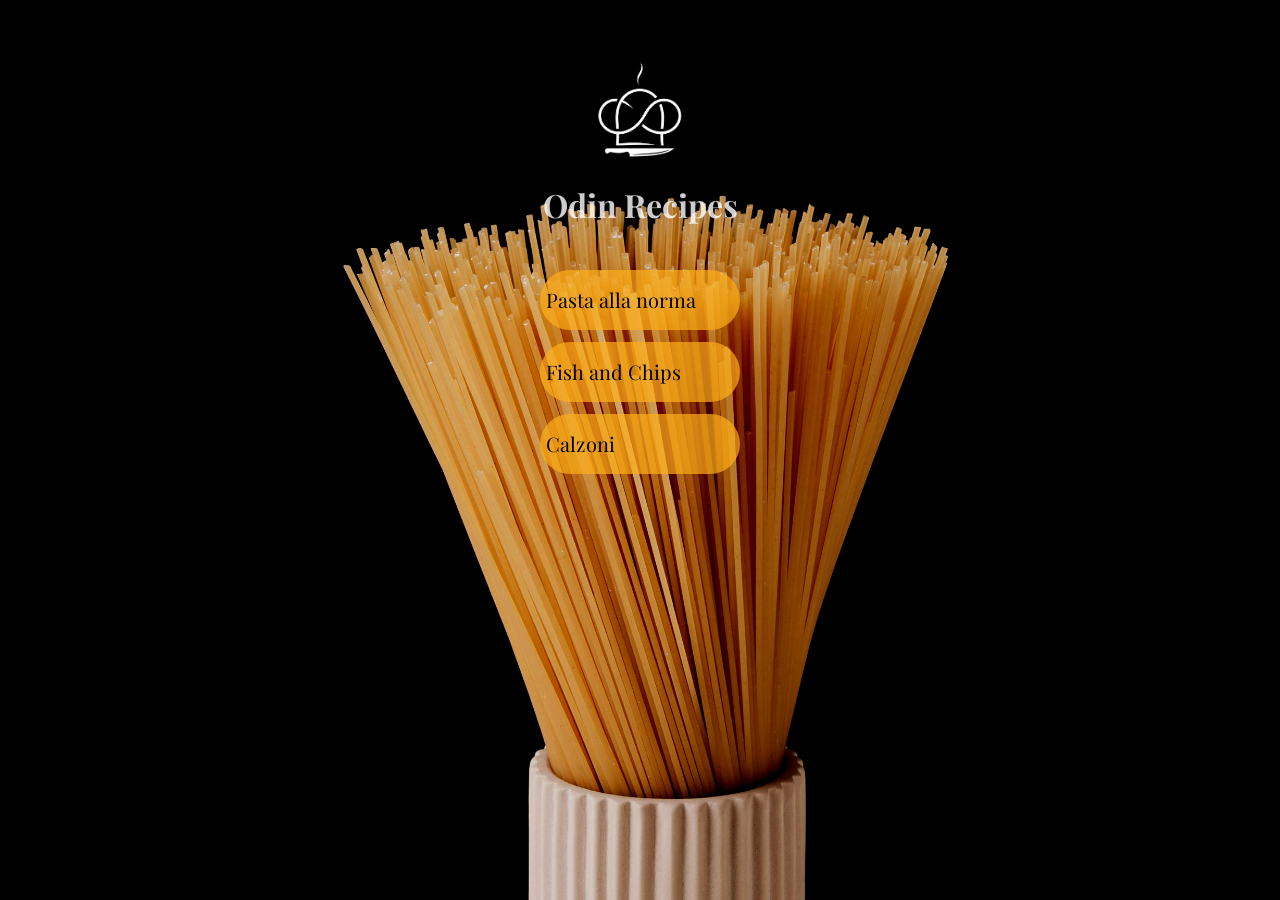
<file: index.html>
<!DOCTYPE html>
<html lang="eng">
    <head>
        <meta charset="UTF-8">
        <meta name="viewport" content="width=device-width, initial-scale=1.0">
        <meta name="description" content="The Odin Recipes could change our life forever. Choose your denstiny">
        <title>Recipes</title>
        <link rel="icon" href="./images/logo.png">
        <link rel="stylesheet" href="./styles/styles.css">
        <link rel="preconnect" href="https://fonts.googleapis.com">
        <link rel="preconnect" href="https://fonts.gstatic.com" crossorigin>
        <link href="https://fonts.googleapis.com/css2?family=Playfair+Display:ital,wght@0,400..900;1,400..900&display=swap" rel="stylesheet">
    </head>
    <body>
        <main>
            <img src="./images/logo.png">
            <h1>Odin Recipes</h1>
            <ul>
                <li><a href="pages/pasta_alla_norma.html"><button class="main-buttons">Pasta alla norma</button></a></li>               
                <li><a href="pages/Fish-and-chips.html"><button class="main-buttons">Fish and Chips</button></a></li>
                <li><a href="pages/Calzoni.html"><button class="main-buttons">Calzoni</button></a></li>
            </ul>
        </main>
    </body>
</html>
</file>
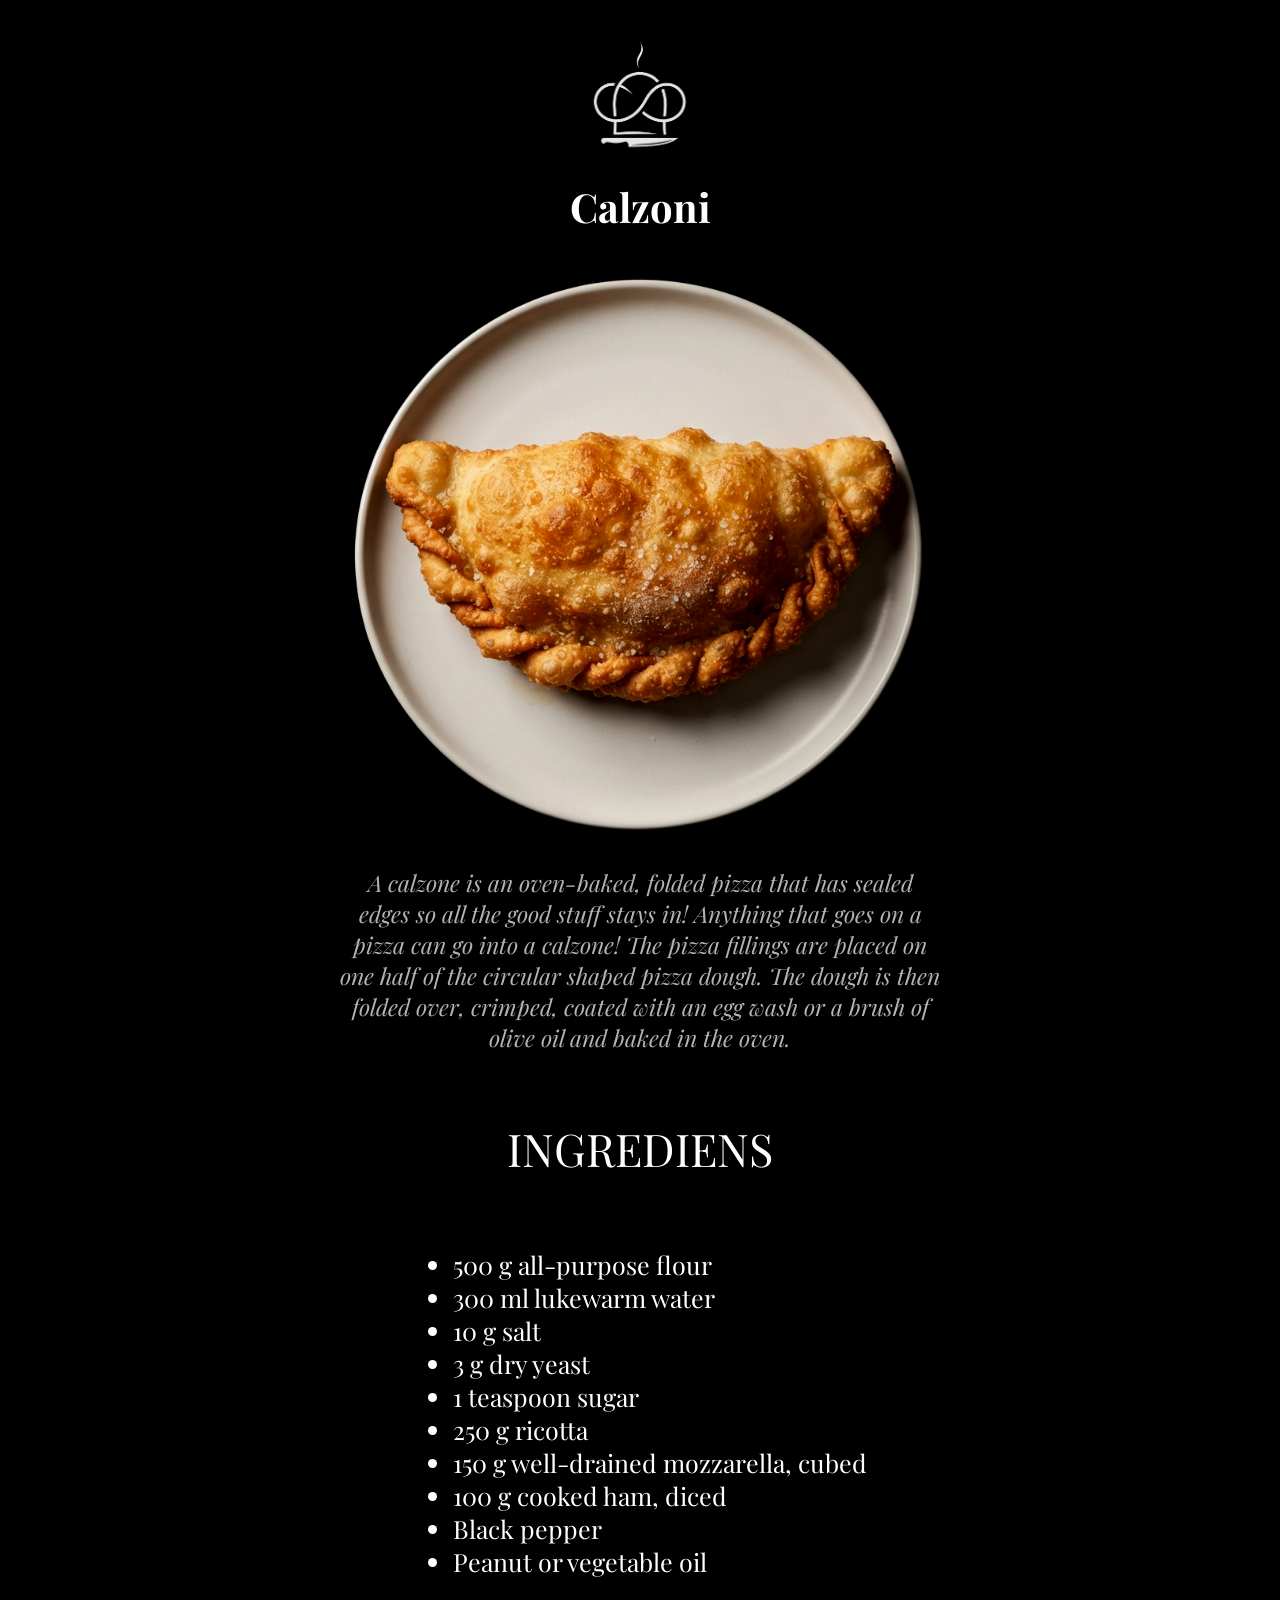
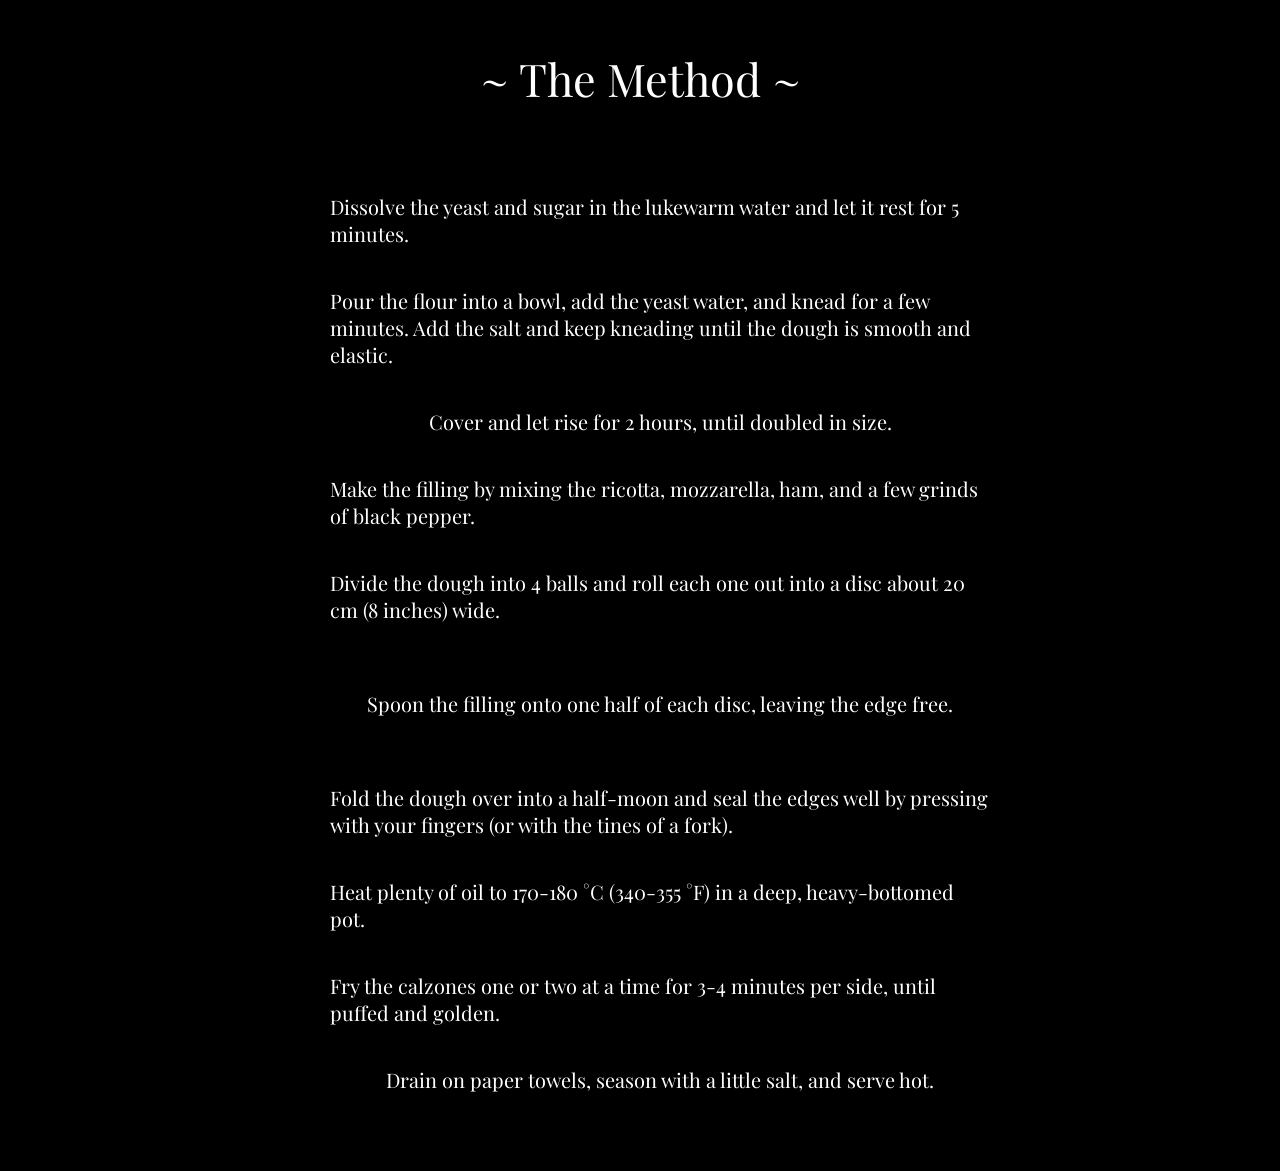
<file: pages/Calzoni.html>
<!DOCTYPE html>
<html lang="eng">
    <head>
        <meta charset="UTF-8">
        <meta name="viewport" content="width=device-width, initial-scale=1.0">
        <meta name="description" content="The Odin Recipes could change our life forever. Choose your denstiny">
        <title>Recipes</title>
        <title>Calzoni</title>
        <link rel="icon" href="../images/logo.png">
        <link rel="stylesheet" href="../styles/pages-styles.css">
        <link rel="preconnect" href="https://fonts.googleapis.com">
        <link rel="preconnect" href="https://fonts.gstatic.com" crossorigin>
        <link href="https://fonts.googleapis.com/css2?family=Playfair+Display:ital,wght@0,400..900;1,400..900&display=swap" rel="stylesheet">
    </head> 
    <body>
        <nav>
            <a href="../index.html">
                <img src="../images/logo.png">
            </a>
        </nav>
        <header>
            <h1>Calzoni</h1>
            <div class="pasta-container">
                <img src="../images/Calzoni.jpeg" alt="Calzoni">
            </div>
            <div class="intro"><em>A calzone is an oven-baked, folded pizza that has sealed edges 
            so all the good stuff stays in! Anything that goes on a pizza 
            can go into a calzone! The pizza fillings are placed on one half 
            of the circular shaped pizza dough. The dough is then folded over, 
            crimped, coated with an egg wash or a brush of olive oil and baked in the oven.</em>
            </div>
        </header>
        <main>
            <p>INGREDIENS</p>
            <ul>
                <li>500 g all-purpose flour</li>
                <li>300 ml lukewarm water</li>
                <li>10 g salt</li>
                <li>3 g dry yeast</li>
                <li>1 teaspoon sugar</li>
                <li>250 g ricotta</li>
                <li>150 g well-drained mozzarella, cubed</li> 
                <li>100 g cooked ham, diced</li>
                <li>Black pepper</li>
                <li>Peanut or vegetable oil</li>
            </ul>
            <p>~ The Method ~</p>
            <ol class="recipe">
                <li>Dissolve the yeast and sugar in the lukewarm water and let it rest for 5 minutes.</li>

                <li>Pour the flour into a bowl, add the yeast water, and knead for a few minutes. Add the salt and keep kneading until the dough is smooth and elastic.</li>

                <li>Cover and let rise for 2 hours, until doubled in size.</li>

                <li>Make the filling by mixing the ricotta, mozzarella, ham, and a few grinds of black pepper.</li>

                <li>Divide the dough into 4 balls and roll each one out into a disc about 20 cm (8 inches) wide.</li><br>
                <li>Spoon the filling onto one half of each disc, leaving the edge free.</li><br>
                <li>Fold the dough over into a half-moon and seal the edges well by pressing with your fingers (or with the tines of a fork).</li>

                <li>Heat plenty of oil to 170-180 °C (340-355 °F) in a deep, heavy-bottomed pot.</li>
                <li>Fry the calzones one or two at a time for 3-4 minutes per side, until puffed and golden.</li>
                <li>Drain on paper towels, season with a little salt, and serve hot.</li>
            </ol> 
        </main>
    </body>
</html>
</file>
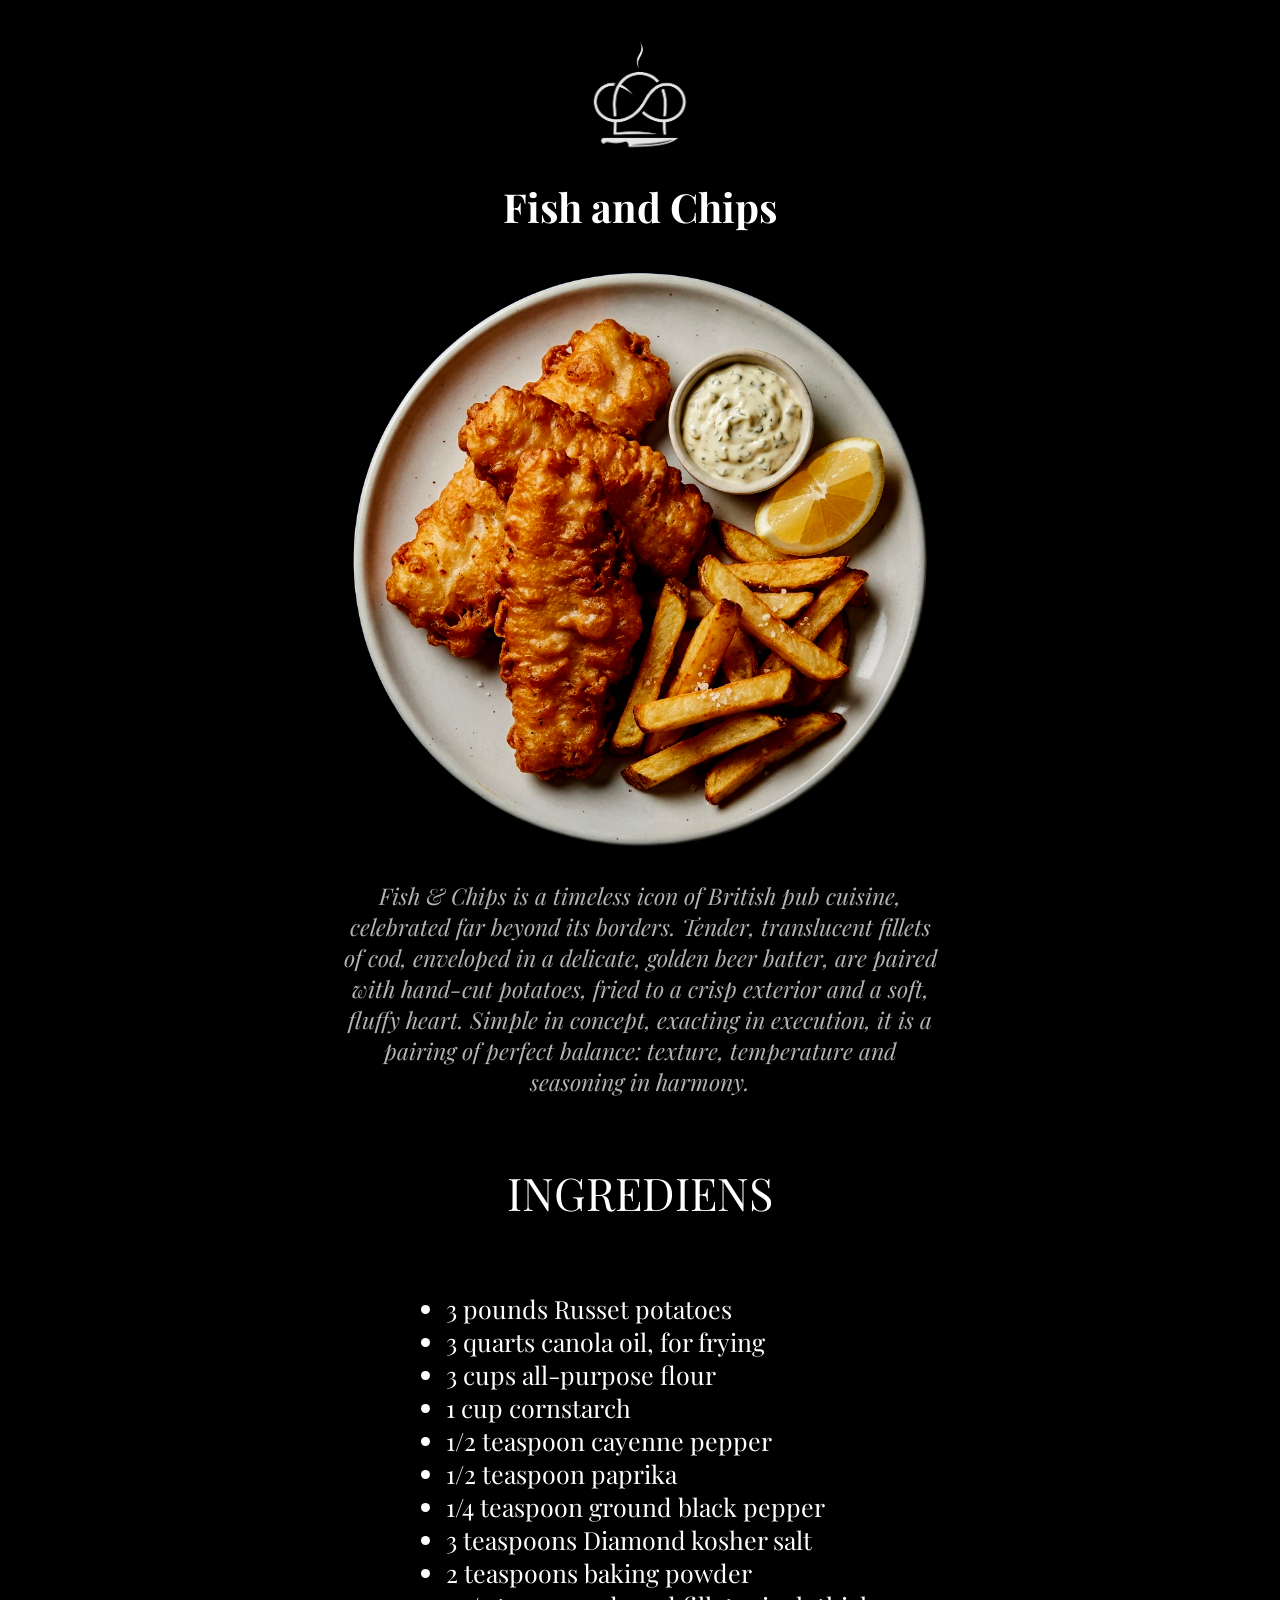
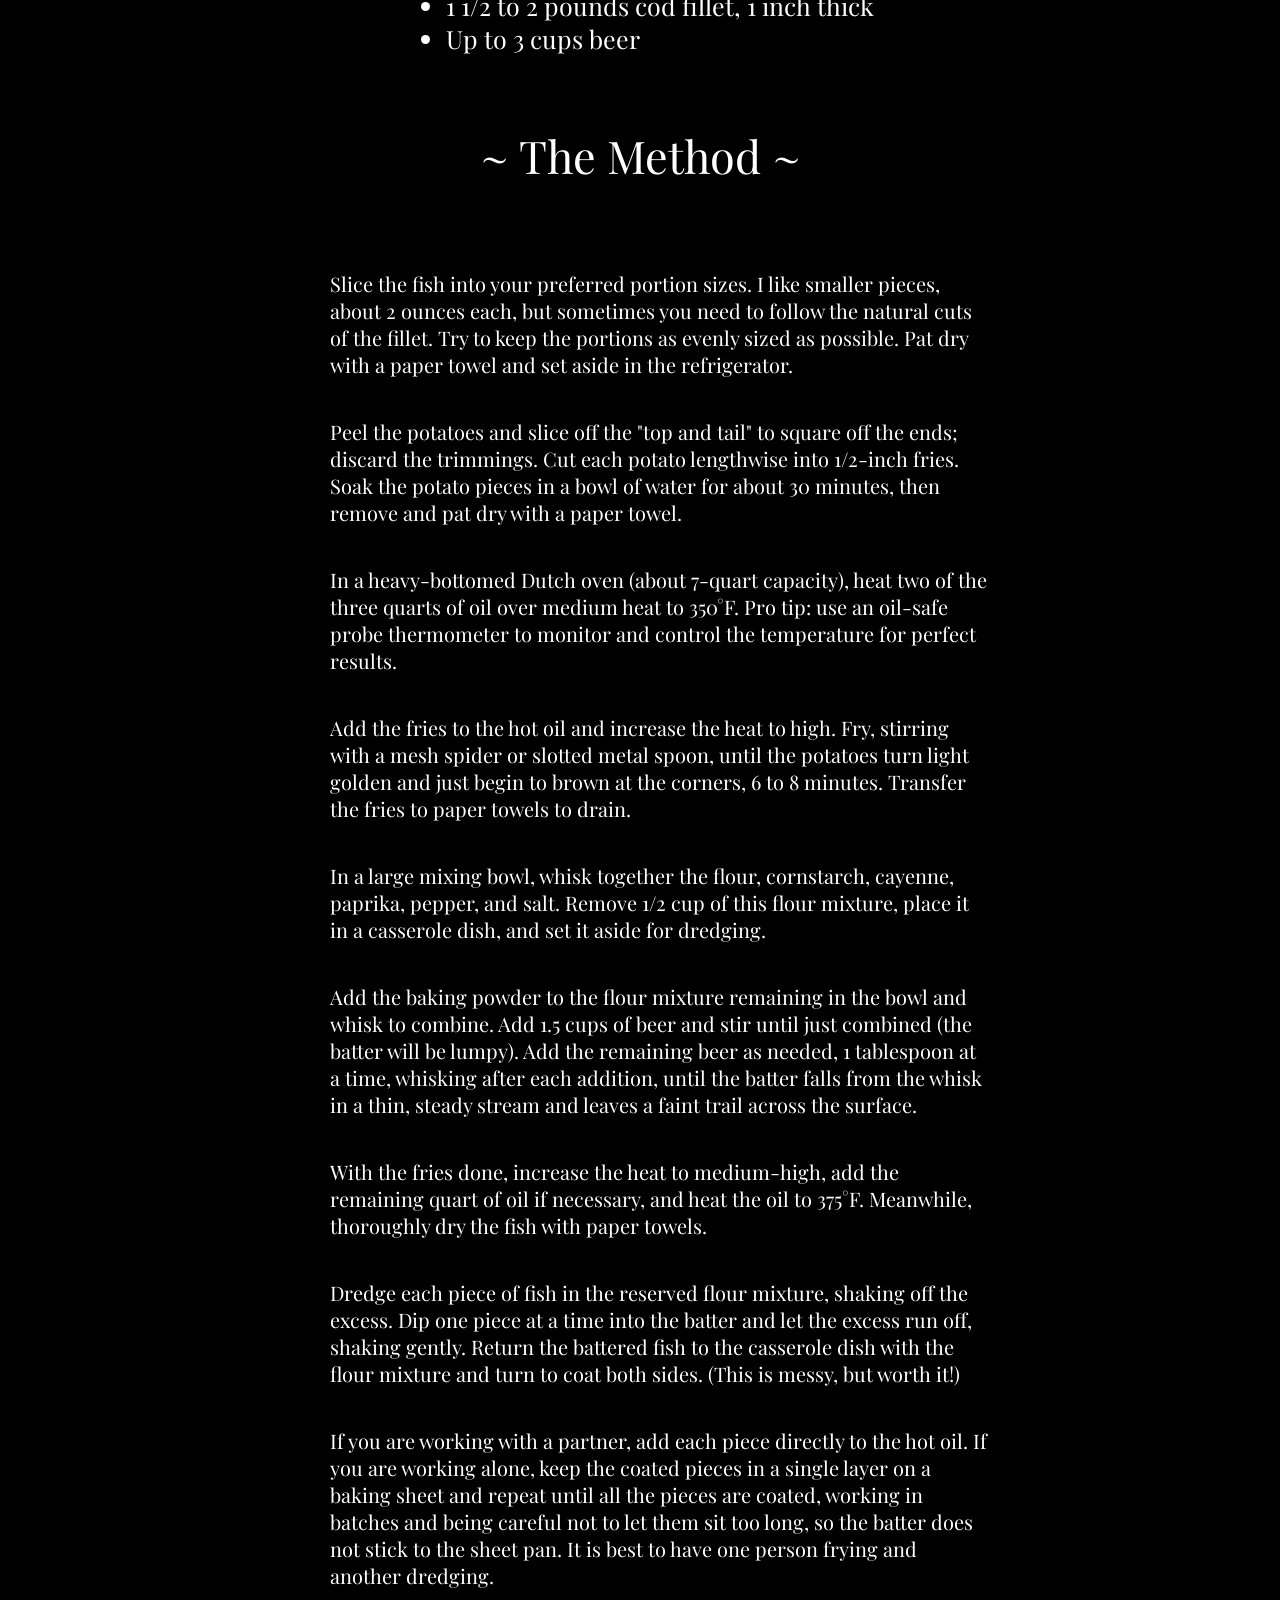
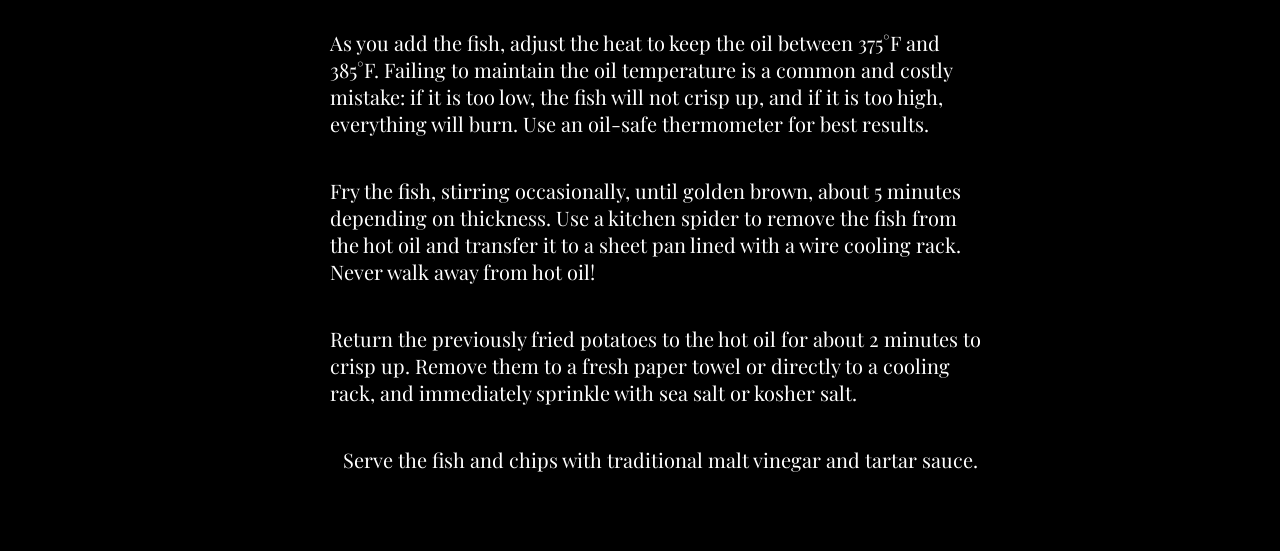
<file: pages/Fish-and-chips.html>
<!DOCTYPE html>
<html lang="eng">
    <head>
        <meta charset="UTF-8">
        <meta name="viewport" content="width=device-width, initial-scale=1.0">
        <meta name="description" content="The Odin Recipes could change our life forever. Choose your denstiny">
        <title>Recipes</title>
        <title>Fish and Chips</title>
        <link rel="icon" href="../images/logo.png">
        <link rel="stylesheet" href="../styles/pages-styles.css">
        <link rel="preconnect" href="https://fonts.googleapis.com">
        <link rel="preconnect" href="https://fonts.gstatic.com" crossorigin>
        <link href="https://fonts.googleapis.com/css2?family=Playfair+Display:ital,wght@0,400..900;1,400..900&display=swap" rel="stylesheet">
    </head> 
    <body>
        <nav>
            <a href="../index.html">
                <img src="../images/logo.png">
            </a>
        </nav>
        <header>
            <h1>Fish and Chips</h1>
            <div class="pasta-container">
                <img src="../images/Fish-and-chips.jpeg" alt="Calzoni">
            </div>
            <div class="intro"><em>Fish &amp; Chips is a timeless icon of British pub cuisine, celebrated far beyond its borders. Tender, translucent fillets of cod, enveloped in a delicate, golden beer batter, are paired with hand-cut potatoes, fried to a crisp exterior and a soft, fluffy heart. Simple in concept, exacting in execution, it is a pairing of perfect balance: texture, temperature and seasoning in harmony.</em>
            </div>
        </header>
        <main>
            <p>INGREDIENS</p>
            <ul>
                <li>3 pounds Russet potatoes</li>
                <li>3 quarts canola oil, for frying</li>
                <li>3 cups all-purpose flour</li>
                <li>1 cup cornstarch</li>
                <li>1/2 teaspoon cayenne pepper</li>
                <li>1/2 teaspoon paprika</li>
                <li>1/4 teaspoon ground black pepper</li>
                <li>3 teaspoons Diamond kosher salt</li>
                <li>2 teaspoons baking powder</li>
                <li>1 1/2 to 2 pounds cod fillet, 1 inch thick</li>
                <li>Up to 3 cups beer</li>
            </ul>
            <p>~ The Method ~</p>
            <ol class="recipe">
                <li>Slice the fish into your preferred portion sizes. I like smaller pieces, about 2 ounces each, but sometimes you need to follow the natural cuts of the fillet. Try to keep the portions as evenly sized as possible. Pat dry with a paper towel and set aside in the refrigerator.</li>
                <li>Peel the potatoes and slice off the "top and tail" to square off the ends; discard the trimmings. Cut each potato lengthwise into 1/2-inch fries. Soak the potato pieces in a bowl of water for about 30 minutes, then remove and pat dry with a paper towel.</li>
 
                <li>In a heavy-bottomed Dutch oven (about 7-quart capacity), heat two of the three quarts of oil over medium heat to 350°F. Pro tip: use an oil-safe probe thermometer to monitor and control the temperature for perfect results.</li>
                <li>Add the fries to the hot oil and increase the heat to high. Fry, stirring with a mesh spider or slotted metal spoon, until the potatoes turn light golden and just begin to brown at the corners, 6 to 8 minutes. Transfer the fries to paper towels to drain.</li>

                <li>In a large mixing bowl, whisk together the flour, cornstarch, cayenne, paprika, pepper, and salt. Remove 1/2 cup of this flour mixture, place it in a casserole dish, and set it aside for dredging.</li>
                <li>Add the baking powder to the flour mixture remaining in the bowl and whisk to combine. Add 1.5 cups of beer and stir until just combined (the batter will be lumpy). Add the remaining beer as needed, 1 tablespoon at a time, whisking after each addition, until the batter falls from the whisk in a thin, steady stream and leaves a faint trail across the surface.</li>

                <li>With the fries done, increase the heat to medium-high, add the remaining quart of oil if necessary, and heat the oil to 375°F. Meanwhile, thoroughly dry the fish with paper towels.</li>
                <li>Dredge each piece of fish in the reserved flour mixture, shaking off the excess. Dip one piece at a time into the batter and let the excess run off, shaking gently. Return the battered fish to the casserole dish with the flour mixture and turn to coat both sides. (This is messy, but worth it!)</li>

                <li>If you are working with a partner, add each piece directly to the hot oil. If you are working alone, keep the coated pieces in a single layer on a baking sheet and repeat until all the pieces are coated, working in batches and being careful not to let them sit too long, so the batter does not stick to the sheet pan. It is best to have one person frying and another dredging.</li>
                <li>As you add the fish, adjust the heat to keep the oil between 375°F and 385°F. Failing to maintain the oil temperature is a common and costly mistake: if it is too low, the fish will not crisp up, and if it is too high, everything will burn. Use an oil-safe thermometer for best results.</li>
                <li>Fry the fish, stirring occasionally, until golden brown, about 5 minutes depending on thickness. Use a kitchen spider to remove the fish from the hot oil and transfer it to a sheet pan lined with a wire cooling rack. Never walk away from hot oil!</li>

                <li>Return the previously fried potatoes to the hot oil for about 2 minutes to crisp up. Remove them to a fresh paper towel or directly to a cooling rack, and immediately sprinkle with sea salt or kosher salt.</li>
                <li>Serve the fish and chips with traditional malt vinegar and tartar sauce.</li>

            </ol> 
        </main>
    </body>
</html>
</file>
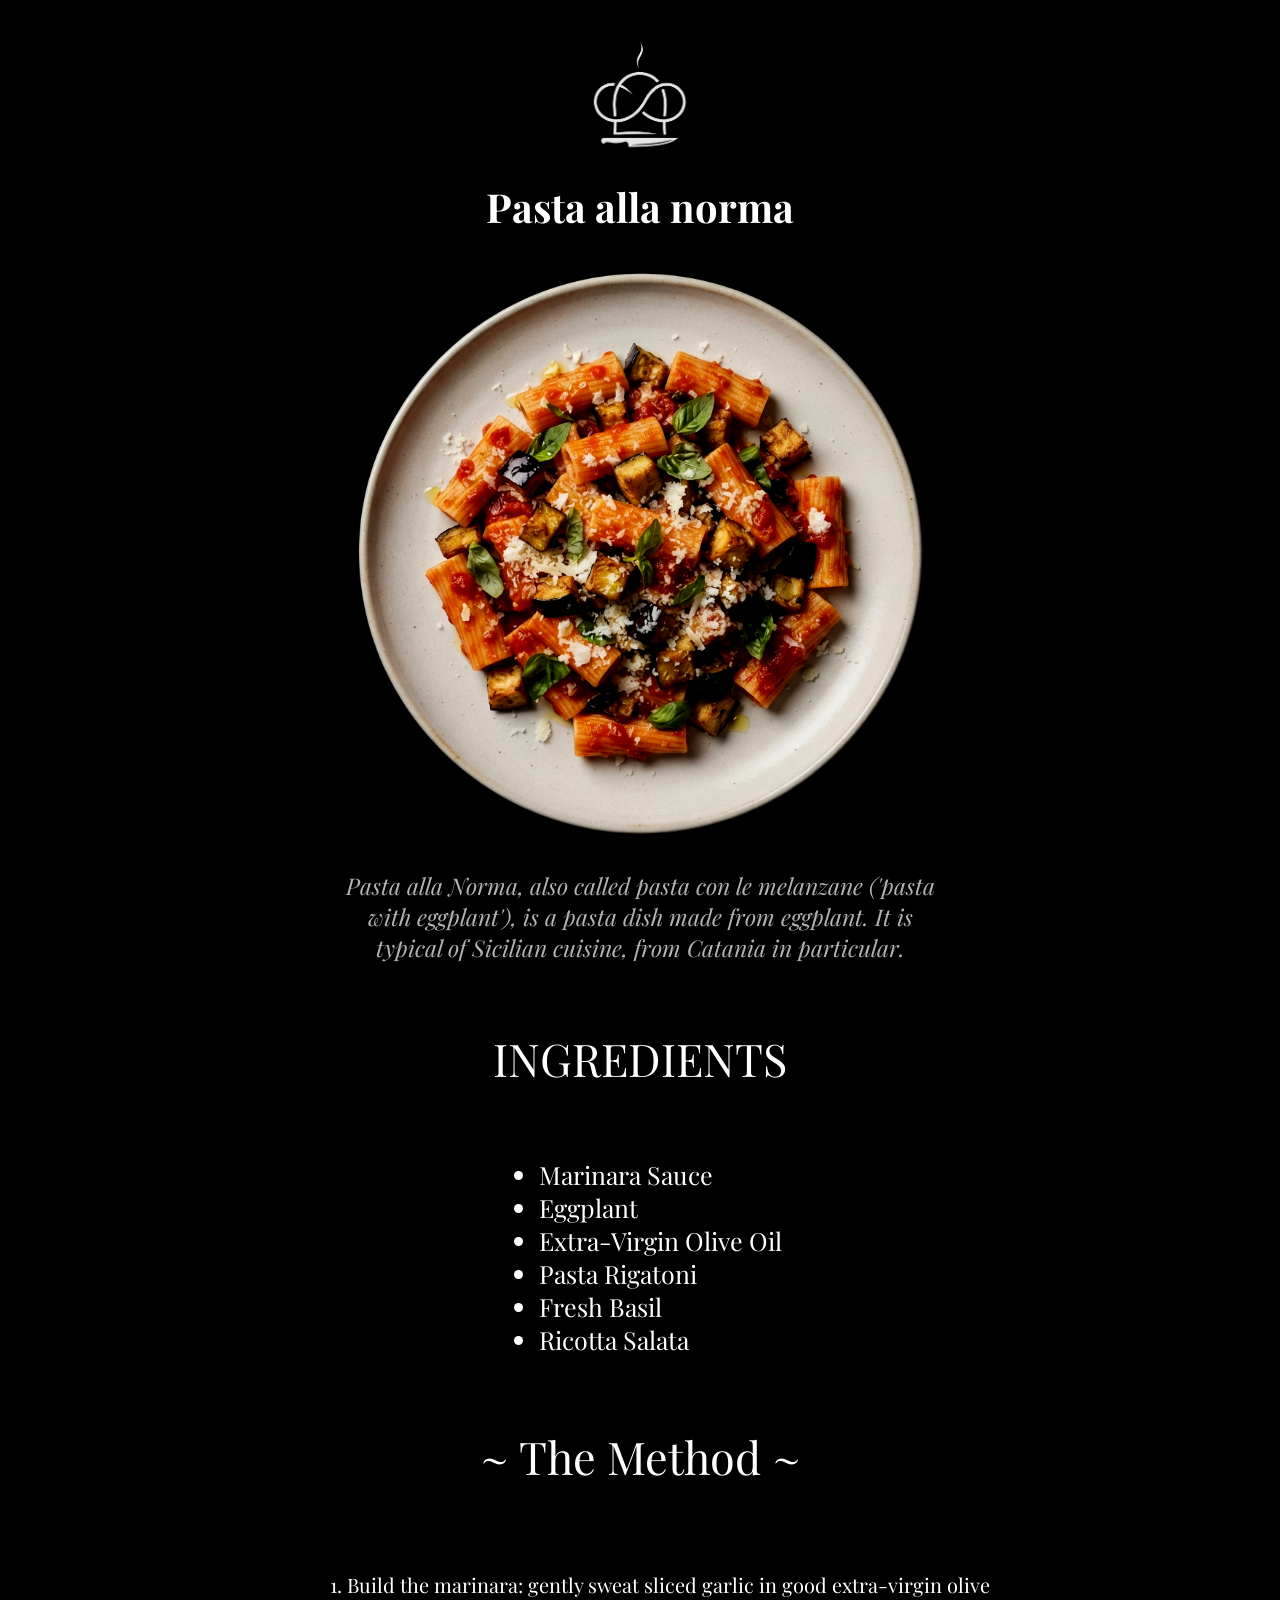
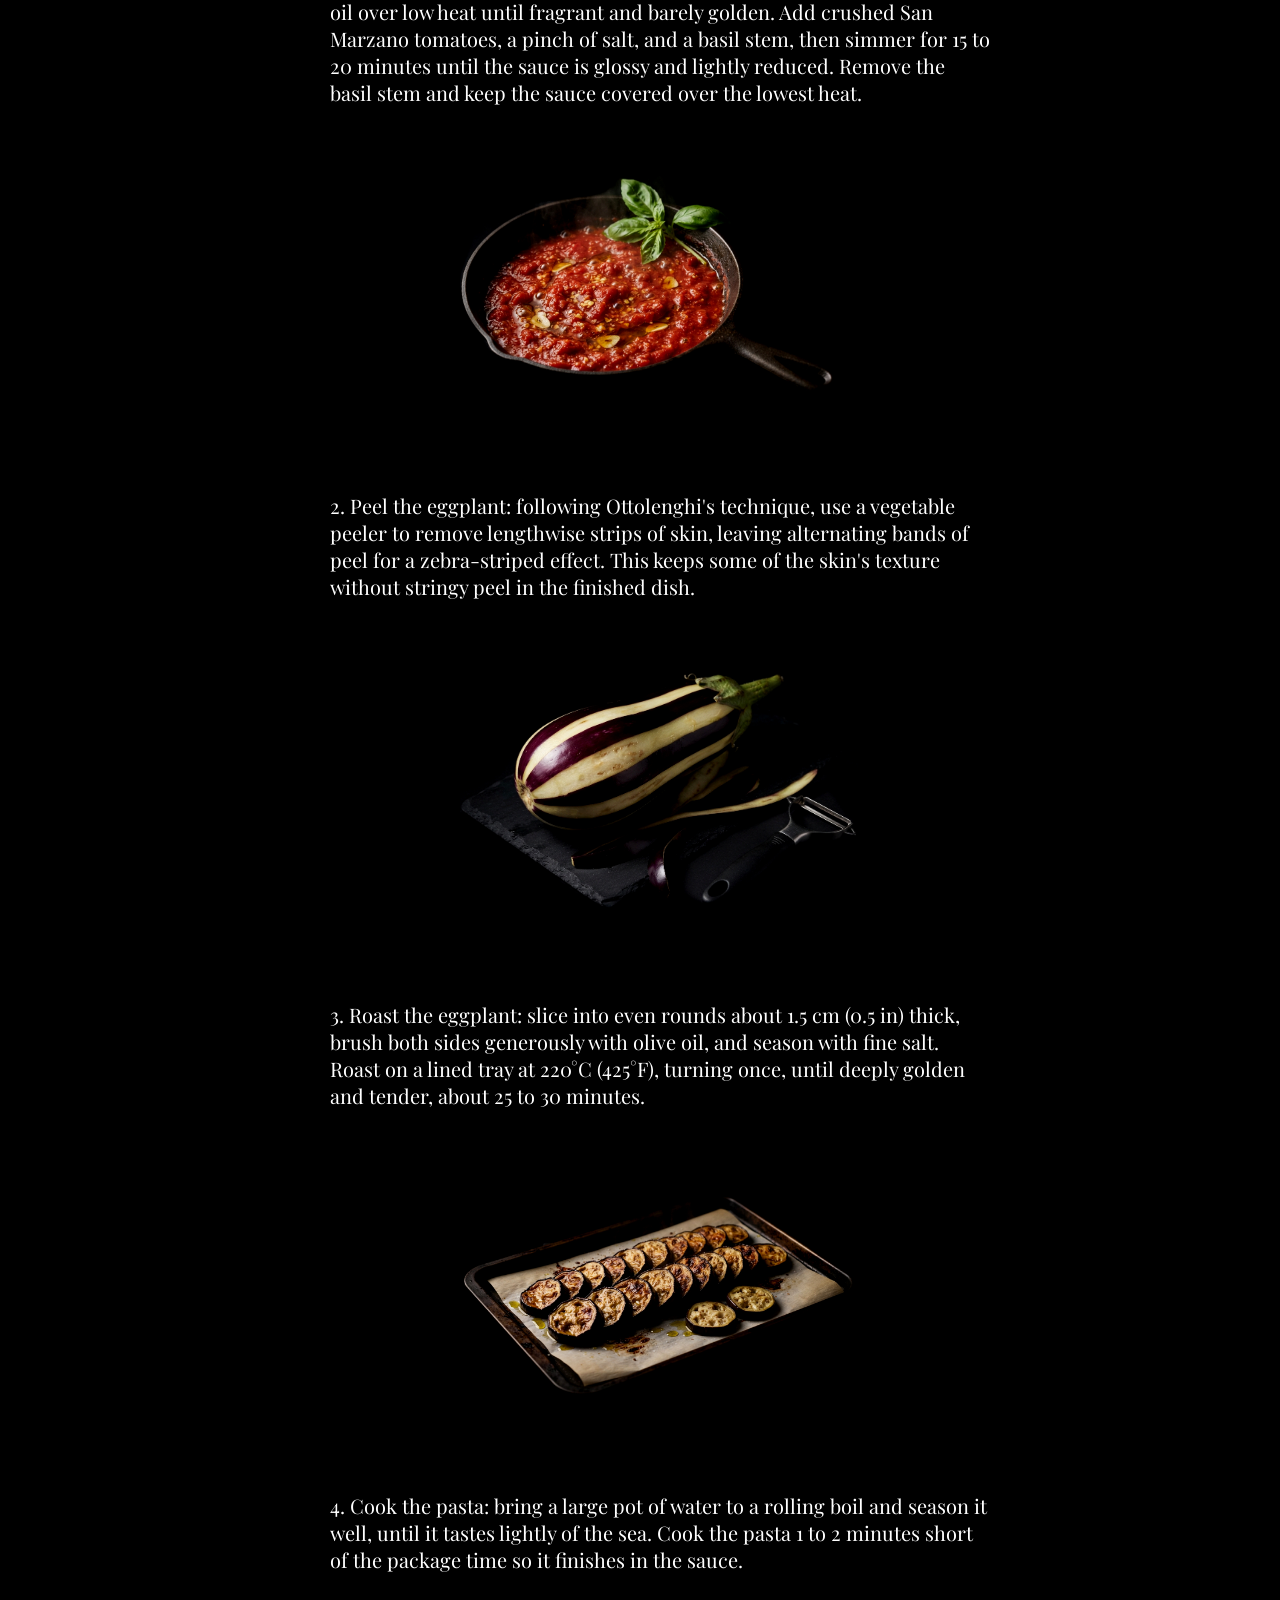
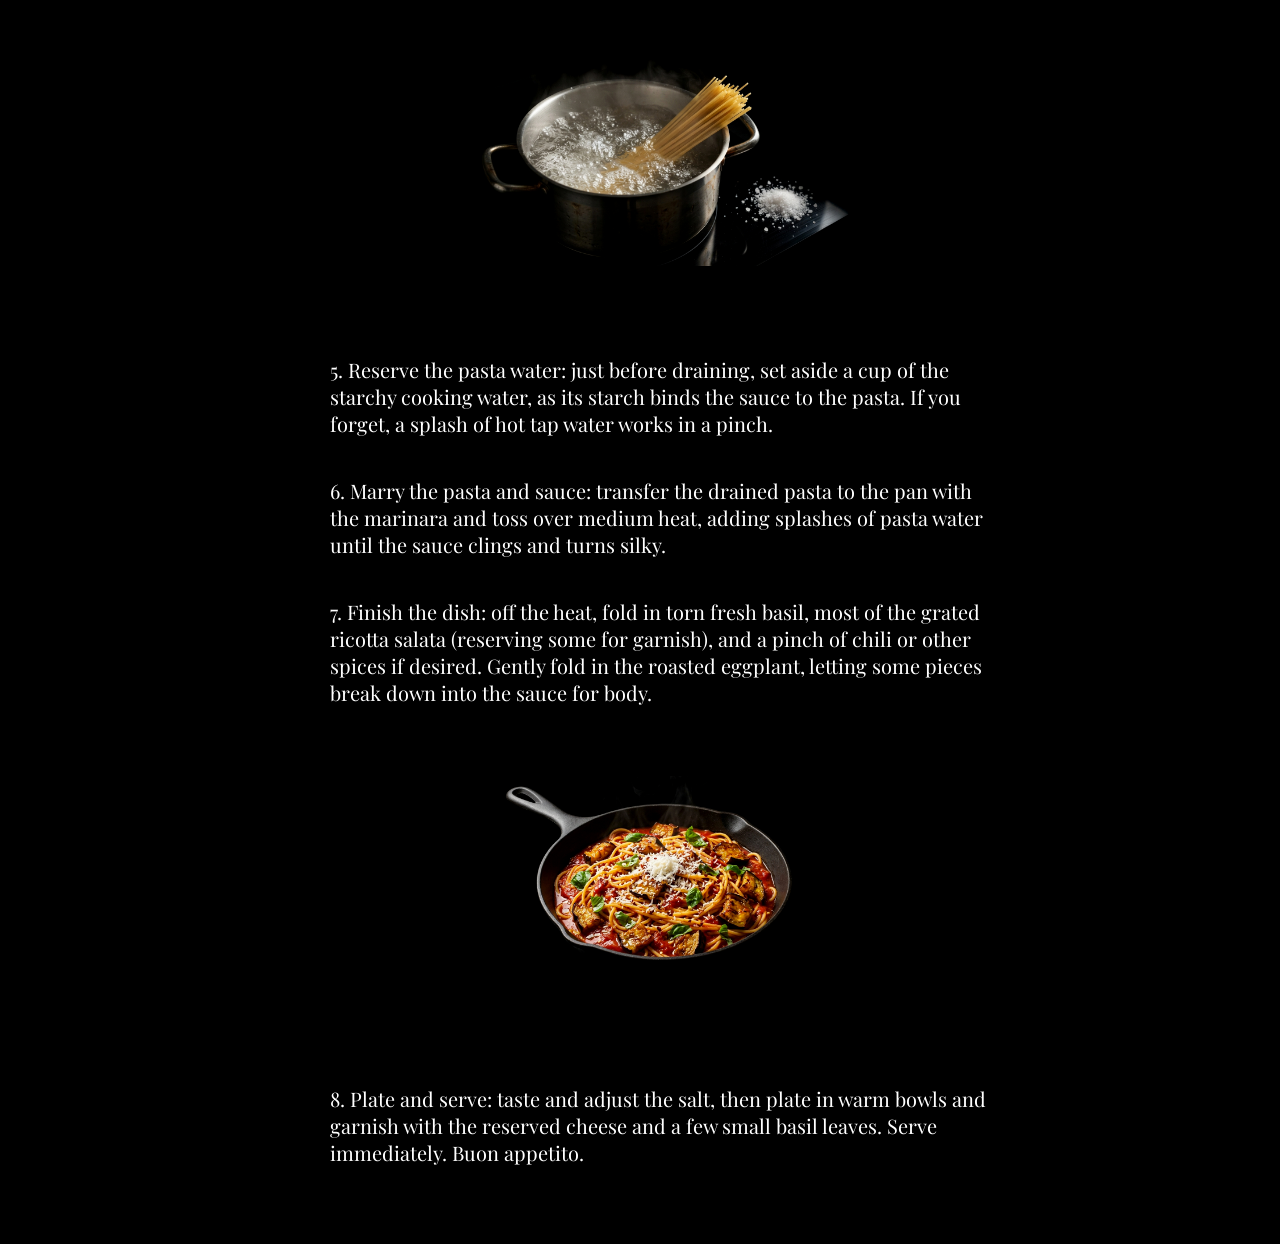
<file: pages/pasta_alla_norma.html>
<!DOCTYPE html>
<html lang="en">
    <head>
        <meta charset="UTF-8">
        <meta name="viewport" content="width=device-width, initial-scale=1.0">
        <meta name="description" content="The Odin Recipes could change our life forever. Choose your denstiny">
        <title>Pasta alla norma</title>
        <link rel="icon" href="../images/logo.png">
        <link rel="stylesheet" href="../styles/pages-styles.css">
        <link rel="preconnect" href="https://fonts.googleapis.com">
        <link rel="preconnect" href="https://fonts.gstatic.com" crossorigin>
        <link href="https://fonts.googleapis.com/css2?family=Playfair+Display:ital,wght@0,400..900;1,400..900&display=swap" rel="stylesheet">
    </head> 
    <body>
        <nav>
            <a href="../index.html">
                <img src="../images/logo.png">
            </a>
        </nav>
        <header>
            <h1>Pasta alla norma</h1>
            <div class="pasta-container">
                <img src="../images/norma_img.jpeg" alt="Pasta alla norma">
            </div>
            <div class="intro"><em>Pasta alla Norma, also called pasta con le melanzane 
                ('pasta with eggplant'), is a pasta dish made from eggplant. 
                It is typical of Sicilian cuisine, from Catania in particular.</em>
            </div>
        </header>
        <main>
            <p>INGREDIENTS</p>
            <ul>
                <li>Marinara Sauce</li>
                <li>Eggplant</li>
                <li>Extra-Virgin Olive Oil</li>
                <li>Pasta Rigatoni</li>
                <li>Fresh Basil</li>
                <li>Ricotta Salata</li> 
            </ul>
            <p>~ The Method ~</p>
            <ol class="recipe">
                <li>1. Build the marinara: gently sweat sliced garlic in good extra-virgin olive oil over low heat until fragrant and barely golden. Add crushed San Marzano tomatoes, a pinch of salt, and a basil stem, then simmer for 15 to 20 minutes until the sauce is glossy and lightly reduced. Remove the basil stem and keep the sauce covered over the lowest heat.
                    <img class="recipe-step" src="../images/firststep.jpeg">
                </li>
                <li>2. Peel the eggplant: following Ottolenghi's technique, use a vegetable peeler to remove lengthwise strips of skin, leaving alternating bands of peel for a zebra-striped effect. This keeps some of the skin's texture without stringy peel in the finished dish.
                    <img class="recipe-step" src="../images/secondstep.jpeg">
                </li>
                <li>3. Roast the eggplant: slice into even rounds about 1.5 cm (0.5 in) thick, brush both sides generously with olive oil, and season with fine salt. Roast on a lined tray at 220°C (425°F), turning once, until deeply golden and tender, about 25 to 30 minutes.
                    <img class="recipe-step" src="../images/thirdstep.jpeg">
                </li>
                <li>4. Cook the pasta: bring a large pot of water to a rolling boil and season it well, until it tastes lightly of the sea. Cook the pasta 1 to 2 minutes short of the package time so it finishes in the sauce.
                    <img class="recipe-step" src="../images/fourthstep.jpeg">
                </li>
                <li>5. Reserve the pasta water: just before draining, set aside a cup of the starchy cooking water, as its starch binds the sauce to the pasta. If you forget, a splash of hot tap water works in a pinch.</li>
                <li>6. Marry the pasta and sauce: transfer the drained pasta to the pan with the marinara and toss over medium heat, adding splashes of pasta water until the sauce clings and turns silky.</li>
                <li>7. Finish the dish: off the heat, fold in torn fresh basil, most of the grated ricotta salata (reserving some for garnish), and a pinch of chili or other spices if desired. Gently fold in the roasted eggplant, letting some pieces break down into the sauce for body.
                    <img class="recipe-step" src="../images/last-step.jpeg">
                </li>
                <li>8. Plate and serve: taste and adjust the salt, then plate in warm bowls and garnish with the reserved cheese and a few small basil leaves. Serve immediately. Buon appetito.</li>
            </ol> 
        </main>
    </body>
</html>
</file>
<file: styles/styles.css>
html {
  background: bottom no-repeat url("../images/pasta-image.png");
  min-height: 100%;
  background-color: black;
  background-size: 1000px;
  background-attachment: fixed;
  font-family: "Playfair Display", serif;
  display: flex;
  flex-direction: column;
}

main, 
ul {
  display: flex;
  flex-direction: column;
  align-items: center;
  padding: 0;
  list-style-type: none;
}

h1 {
  color: rgba(255, 255, 255, .8);
}

img {
  margin-top: 50px;
  width: 90px;
  height: auto;
}

.main-buttons {
  display: flex;
  flex-direction: column;
  justify-content: center;
  font-family: "Playfair Display", serif;
  align-self: center;
  margin: 6px;
  cursor: pointer;
  width: 200px;
  height: 60px;
  border-radius: 50px;
  border: none;
  font-size: 20px;
  background-color: rgba(255, 175, 26, 0.7);
}

a {
  color: black;
  text-decoration: none;
}

.main-buttons:hover {
  background-color: rgba(255, 255, 255, .4);
  color: rgba(255, 175, 26, 0.803);
}

.main-buttons:active {
  opacity: .5;
}
</file>
<file: styles/pages-styles.css>
body {
    display: flex;
    flex-direction: column;
    font-family: "Playfair Display", serif;
    background-color: black;
    color: white; 
    padding: 30px;
    align-items: center;
}

nav img {
    display: flex;
    align-items: center;
    opacity: .9;
    width: 100px;
}

nav img:hover {
    opacity: .2;
}

header {
    display: flex;
    flex-direction: column;
    align-items: center;
    font-size: 20px;
}

.pasta-container {
    display: flex;
    width: 800px;
    border-radius: 40px;
    overflow: hidden;
    justify-content: center;
}

.pasta-container img {
    width: 600px;
}

.intro {
    display: flex;
    font-size: 23px;
    width: 600px;
    text-align: center;
    opacity: .7;
    margin: 20px;
}

main {
    display: flex;
    flex-direction: column;
    align-items: center;
    font-size: 45px;
}

.ingridiens {
    display: flex;
    font-size: 44px;
}

ul {
    font-size: 25px;
}

.recipe {
    display: flex;
    flex-direction: column;
    align-items: center;
    font-size: 20px;
    width: 700px;
}

ol li {
    display: flex;
    flex-direction: column;
    align-items: center;
    margin: 20px;
}

.recipe-step {
    width: 400px;
    margin: 70px 50px 50px 50px;
}
</file>
